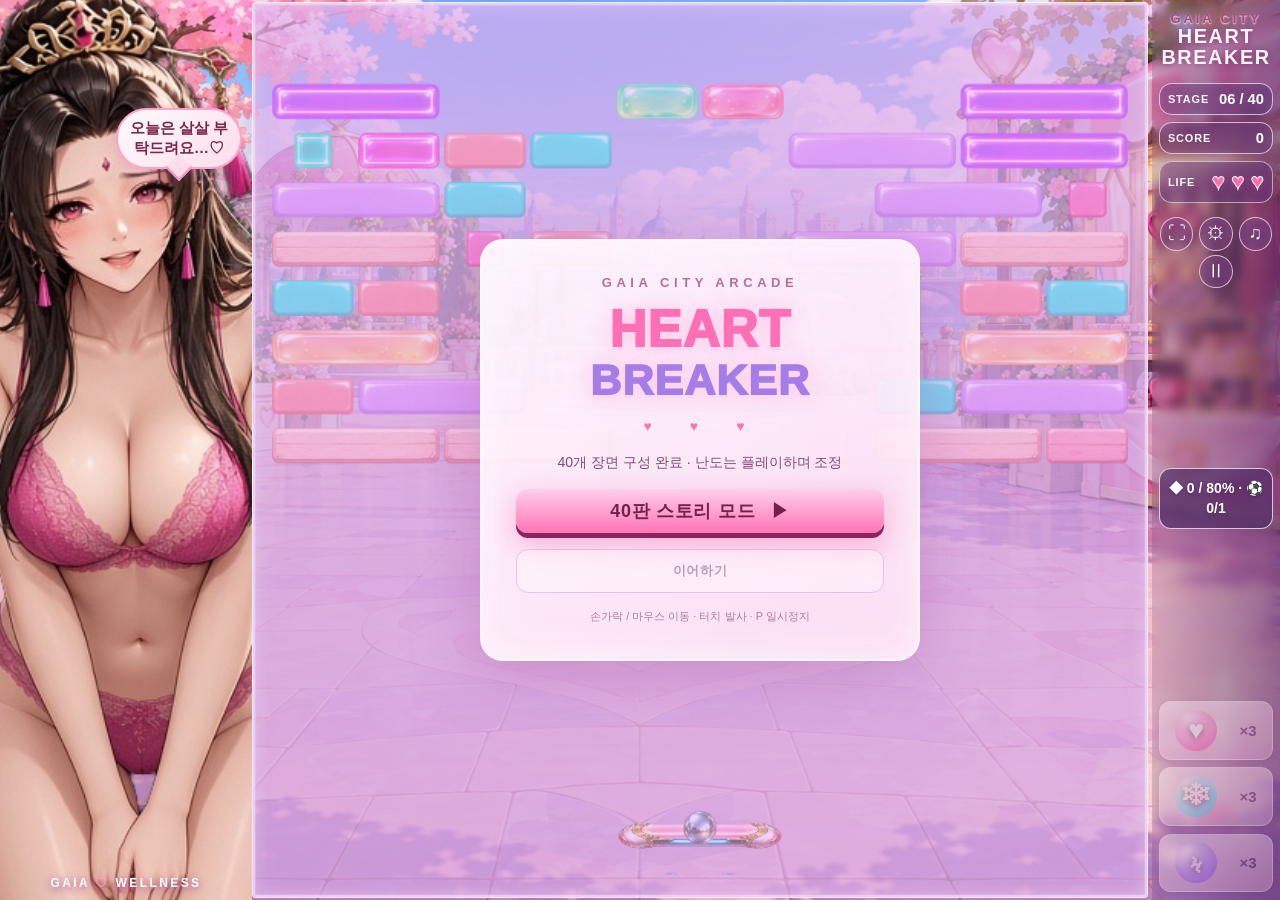
<file: index.html>
<!doctype html>
<html lang="ko">
<head>
  <meta charset="utf-8">
  <meta name="viewport" content="width=device-width,initial-scale=1,maximum-scale=1,viewport-fit=cover,user-scalable=no">
  <meta name="theme-color" content="#27172c">
  <title>GAIA CITY · HEART BREAKER</title>
  <link rel="stylesheet" href="css/style.css">
</head>
<body>
  <div class="scene-backdrop" id="sceneBackdrop"><div class="slide-layer" id="slideLayerA"></div><div class="slide-layer" id="slideLayerB"></div></div>
  <div class="app">
    <header class="topbar">
      <div class="brand"><span>GAIA CITY</span><strong>HEART BREAKER</strong></div>
      <div class="scoreboard">
        <div class="stat"><small>STAGE</small><b id="stageNumber">01 / 40</b></div>
        <div class="stat"><small>SCORE</small><b id="scoreNumber">0</b></div>
        <div class="stat hearts"><small>LIFE</small><b id="lifeNumber">♥ ♥ ♥</b></div>
      </div>
      <div class="top-actions">
        <button id="fullscreenButton" class="icon-button" aria-label="전체화면 전환" title="전체화면">⛶</button>
        <button id="settingsButton" class="icon-button" aria-label="게임 설정">⚙</button>
        <button id="soundButton" class="icon-button" aria-label="소리 전환">♫</button>
        <button id="pauseButton" class="icon-button" aria-label="일시정지">Ⅱ</button>
      </div>
    </header>
    <main class="play-layout">
      <aside class="character-panel">
        <div class="speech" id="reaction" aria-live="polite">오늘은 살살 부탁드려요…♡</div>
        <div class="event-dialogue hidden" id="eventDialogue" aria-live="polite"></div>
        <div class="hero-frame"><img id="heroImage" src="assets/characters/hero-idle.png" alt="가이아 시티 여성 캐릭터"></div>
        <div class="character-name">GAIA <span>♡</span> WELLNESS</div>
      </aside>
      <section class="board-shell" aria-label="블록격파 게임판">
        <div class="portrait-hud"><strong id="mobileLives">♥ ♥ ♥</strong><span id="mobileStage">STAGE 01</span><span id="mobileScore">SCORE 0</span></div>
        <div class="board-topline"><span id="locationName">핑크 마트</span><span id="comboText">READY</span></div>
        <div class="board-frame">
          <canvas id="gameCanvas" width="800" height="800" aria-label="터치 또는 마우스로 패들을 움직이는 블록격파 게임"></canvas>
          <div class="goal-status" id="goalStatus" aria-live="off"></div>
          <div class="board-screen" id="menuScreen">
            <div class="menu-card">
              <span class="eyebrow">GAIA CITY ARCADE</span>
              <div class="menu-logo">HEART<br><em>BREAKER</em></div>
              <div class="menu-divider">♥　♥　♥</div>
              <p>40개 장면 구성 완료 · 난도는 플레이하며 조정</p>
              <button id="fullTourButton" class="pink-button">40판 스토리 모드 <span>▶</span></button>
              <button id="startButton" class="ghost-button" hidden>대표 기믹 3종 시험 ▶</button>
              <div class="demo-picks" aria-label="대표 기믹 시범판" hidden>
                <button id="goalDemoButton" class="ghost-button">06 · 골대</button>
                <button id="revealDemoButton" class="ghost-button">11 · 숨은 반사</button>
                <button id="hopDemoButton" class="ghost-button">21 · 쪼그려 이동</button>
              </div>
              <button id="elasticDemoButton" class="ghost-button" hidden>숨은 대형 캐릭터 · 6판 시험</button>
              <button id="continueButton" class="ghost-button">이어하기</button>
              <div class="menu-tip">손가락 / 마우스 이동 · 터치 발사 · P 일시정지</div>
            </div>
          </div>
          <div class="board-screen hidden" id="messageScreen">
            <div class="menu-card result-card">
              <div id="resultIcon" class="result-icon">♥</div>
              <h2 id="resultTitle">STAGE CLEAR!</h2>
              <p id="resultDescription">다음 무대로 이동합니다.</p>
              <div class="result-score" id="resultScore">0</div>
              <button id="resultButton" class="pink-button">다음 스테이지 ▶</button>
              <button id="resultHome" class="ghost-button">메인으로</button>
            </div>
          </div>
          <div class="board-screen hidden" id="pauseScreen">
            <div class="menu-card pause-card">
              <h2>PAUSE</h2><p>잠깐 쉬어 가셔도 괜찮아요♡</p>
              <button id="resumeButton" class="pink-button">계속 플레이 ▶</button>
              <button id="pauseHome" class="ghost-button">메인으로</button>
            </div>
          </div>
          <div class="board-screen hidden" id="dialogueScreen">
            <div class="menu-card dialogue-card">
              <span class="eyebrow" id="dialogueStage">STAGE 01</span>
              <div class="dialogue-line male-line"><small>진행관</small><p id="dialogueMale"></p></div>
              <div class="dialogue-line female-line"><small>참가자</small><p id="dialogueFemale"></p></div>
              <button id="dialogueStart" class="pink-button">시작 ▶</button>
            </div>
          </div>
          <div class="board-screen hidden" id="settingsScreen">
            <div class="menu-card settings-card">
              <span class="eyebrow">GAIA CITY · OPTIONS</span>
              <h2>게임 설정</h2>
              <div class="settings-section">
                <label class="settings-label" for="musicSlider">♫ 배경음 <output id="musicValue">54%</output></label>
                <input id="musicSlider" type="range" min="0" max="100" value="54" step="1">
                <label class="settings-label" for="effectsSlider">♬ 효과음 <output id="effectsValue">100%</output></label>
                <input id="effectsSlider" type="range" min="0" max="100" value="100" step="1">
              </div>
              <div class="settings-section">
                <label class="settings-label settings-switch" for="vibrationToggle">⚡ 진동 사용 <input id="vibrationToggle" type="checkbox" checked></label>
                <button id="vibrationTest" class="ghost-button" type="button">진동 시험 · 펑!</button>
                <p id="vibrationStatus" class="settings-hint">패들 · 폭발 · 캐릭터 충돌 시 진동</p>
              </div>
              <div class="settings-section">
                <h3>배경 이미지 슬라이드쇼</h3>
                <div class="settings-actions">
                  <button id="backgroundFolderButton" class="ghost-button" type="button">📁 배경 폴더 선택</button>
                  <button id="backgroundFilesButton" class="ghost-button" type="button">▣ 사진 여러 장 선택</button>
                </div>
                <input id="backgroundFolderInput" type="file" accept="image/*" webkitdirectory directory multiple hidden>
                <input id="backgroundFilesInput" type="file" accept="image/*" multiple hidden>
                <label class="settings-label" for="slideSeconds">랜덤 전환 간격 <output id="slideSecondsValue">8초</output></label>
                <input id="slideSeconds" type="range" min="4" max="20" value="8" step="1">
                <button id="backgroundDefaultButton" class="ghost-button" type="button">기본 게임 배경으로</button>
                <p id="backgroundStatus" class="settings-hint">기본 게임 배경 사용 중 · 이미지는 기기에만 있습니다.</p>
                <p class="settings-hint">전체 화면에 빈틈 없이 채웁니다. 재실행 시 폴더 재선택이 필요할 수 있습니다.</p>
              </div>
              <div class="settings-section">
                <h3>대사 모드</h3>
                <div class="settings-actions">
                  <button id="normalMode" class="choice-button" aria-pressed="true">NORMAL</button>
                  <button id="hardcoreMode" class="choice-button" aria-pressed="false">EX-HARDCORE</button>
                </div>
              </div>
              <button id="settingsClose" class="pink-button">돌아가기 ▶</button>
            </div>
          </div>
          <div class="launch-hint" id="launchHint">화면을 터치하면 공이 출발합니다　↑</div>
        </div>
        <div class="board-footer"><div id="activePowers">● 기본 패들</div><div id="bestScore">BEST 0</div></div>
        <div class="pocketbar" id="pocketbar">
          <button class="pocket heart-pocket" id="heartPocket" aria-label="하트 회복 사용"><span class="orb">♥</span><small id="heartCount">×3</small></button>
          <button class="pocket ice-pocket" id="icePocket" aria-label="얼음 감속 사용"><span class="orb">❄</span><small id="iceCount">×3</small></button>
          <button class="pocket bolt-pocket" id="boltPocket" aria-label="전기 강화 사용"><span class="orb">ϟ</span><small id="boltCount">×3</small></button>
        </div>
      </section>
    </main>
  </div>
  <script src="js/config-inline.js"></script>
  <script src="js/stages40.js"></script>
  <script src="js/dialogues-data.js"></script>
  <script src="js/gaia-sound.js"></script>
  <script src="js/engine.js"></script>
  <script src="js/sprite-atlas.js"></script>
  <script src="js/block-sprites.js"></script>
  <script src="js/renderer.js"></script>
  <script src="js/elastic-hazards.js"></script>
  <script src="js/gaia-options.js"></script>
  <script src="js/main.js"></script>
</body>
</html>
</file>
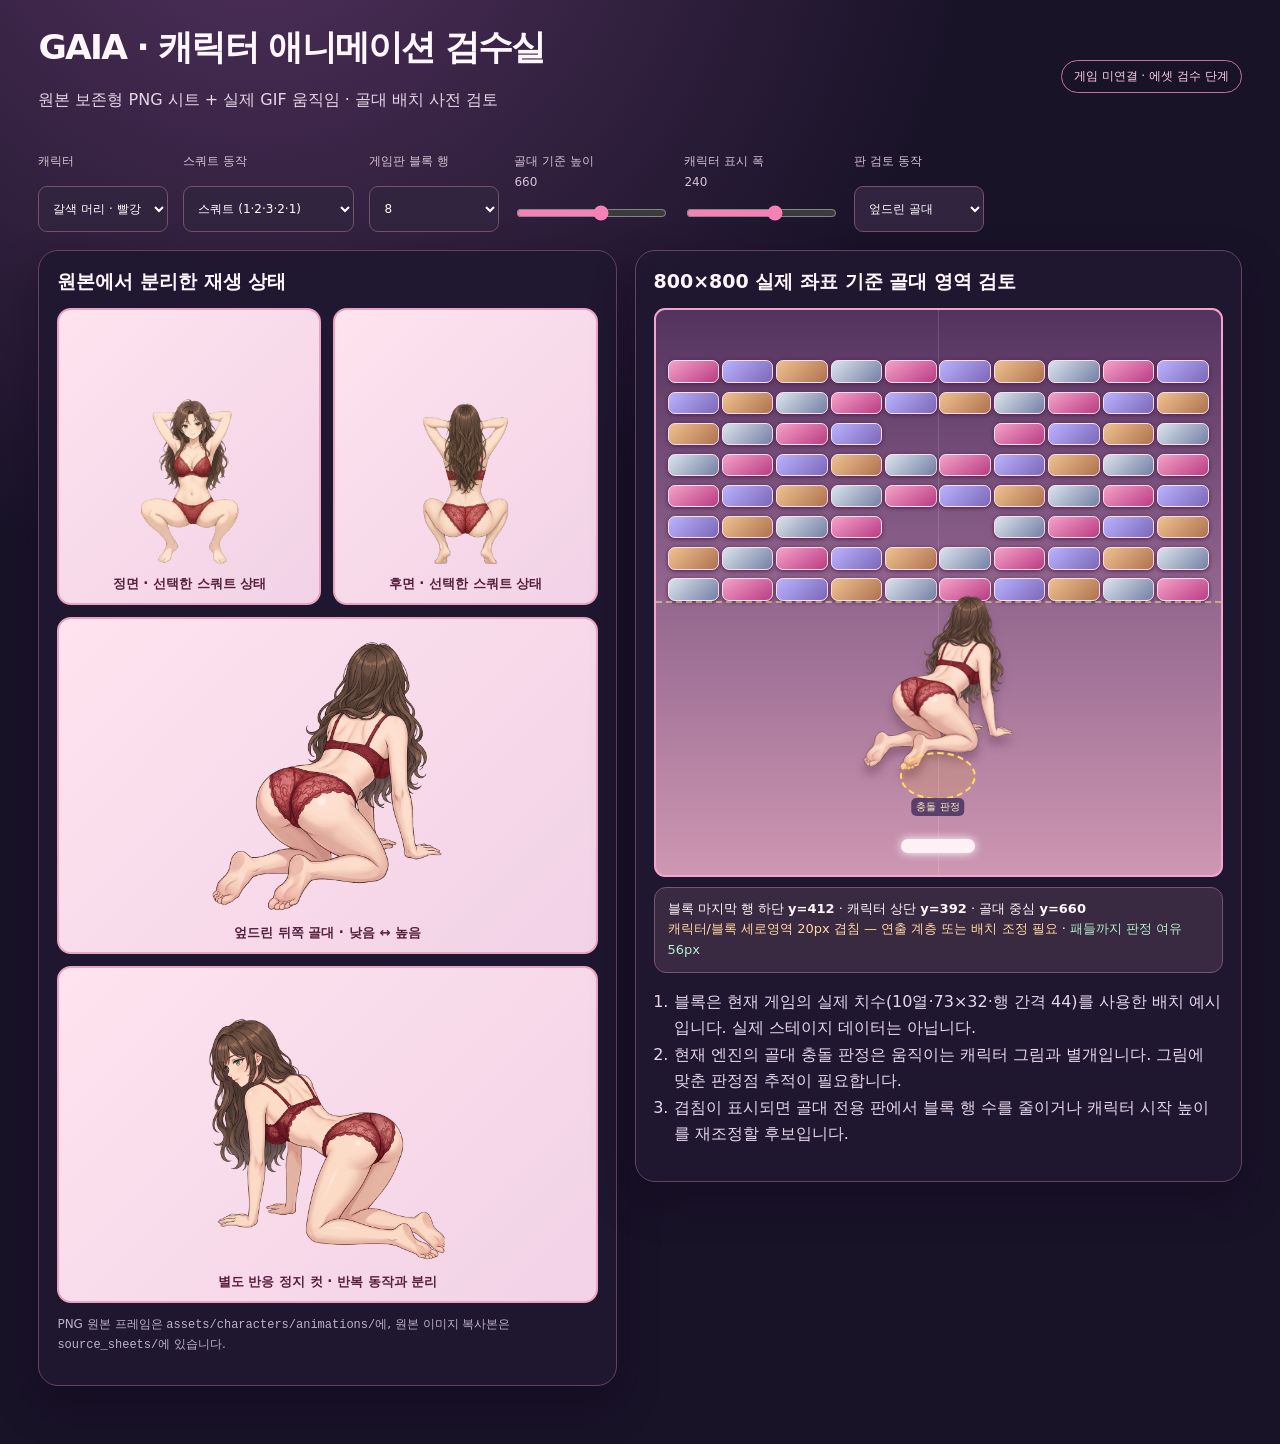
<file: animation_preview.html>
<!doctype html>
<html lang="ko">
<head>
  <meta charset="utf-8">
  <meta name="viewport" content="width=device-width, initial-scale=1">
  <title>GAIA · 캐릭터 애니메이션 검수실</title>
  <style>
    :root{font-family:system-ui,-apple-system,"Noto Sans KR",sans-serif;color:#fff7fc;background:#191328}
    *{box-sizing:border-box}body{margin:0;padding:25px max(15px,3vw) 60px;background:radial-gradient(circle at 20% -10%,#52315d 0,transparent 38%),#191328}
    h1{margin:0;font-size:clamp(21px,2.7vw,36px);letter-spacing:-.05em}h2{font-size:19px;margin:0 0 13px}p{line-height:1.6;color:#e5d7e9}
    .top{display:flex;gap:10px;justify-content:space-between;align-items:center;flex-wrap:wrap;margin-bottom:24px}.tag{border:1px solid #bf7797;color:#ffd0e5;padding:7px 12px;border-radius:99px;font-size:12px}
    .controls{display:flex;flex-wrap:wrap;gap:10px 15px;margin-bottom:18px}.controls label{display:grid;gap:5px;font-size:12px;color:#d6c0d3}
    select,input{font:inherit;accent-color:#f582b6;background:#30243e;color:#fff;border:1px solid #74526c;border-radius:9px;padding:8px 10px;min-width:130px}
    .columns{display:grid;grid-template-columns:minmax(320px,1fr) minmax(340px,1.05fr);gap:18px;align-items:start}
    .panel{border:1px solid #61455f;background:rgba(32,23,48,.93);border-radius:20px;padding:18px;box-shadow:0 18px 40px #10071c70}
    .gallery{display:grid;grid-template-columns:repeat(2,minmax(0,1fr));gap:12px}.tile{background:linear-gradient(135deg,#ffe3ee,#f1d2e7);border:2px solid #eaa4bf;border-radius:14px;min-width:0;padding:10px;overflow:hidden}
    .tile img{width:100%;height:250px;object-fit:contain;display:block}.tile small{display:block;text-align:center;font-weight:750;color:#57203e;margin-top:5px}
    .tile[hidden]{display:none}.wide{grid-column:1/-1}.wide img{height:290px}
    .stage-frame{width:100%;max-width:800px;margin:auto;aspect-ratio:1;position:relative;background:linear-gradient(180deg,#53335e,#8e638c 47%,#ce97b2);border:2px solid #f5a4cc;border-radius:11px;overflow:hidden}
    .stage-frame:before{content:"";position:absolute;inset:0;background:linear-gradient(90deg,transparent 49.92%,#ffffff22 50%,transparent 50.08%);pointer-events:none}
    .brick{position:absolute;border:1px solid #fce0ef;border-radius:7px;background:linear-gradient(145deg,#f5a2c7,#ba3c85);box-shadow:0 1px 4px #521e4b}
    .brick.jelly{background:linear-gradient(135deg,#b9b3ff,#7c67b9)}.brick.wood{background:linear-gradient(135deg,#efc28f,#af724f)}.brick.metal{background:linear-gradient(135deg,#dae4ed,#7480a4)}
    .block-line{position:absolute;left:0;right:0;border-bottom:2px dashed #f2ef8080;pointer-events:none}
    #stageActor{position:absolute;object-fit:contain;transform:translateX(-50%);transition:width .12s,left .12s,top .12s;filter:drop-shadow(0 8px 4px #4c213b50)}
    #hitBox{position:absolute;border:2px dashed #ffdf61;background:#ffb30020;border-radius:50%;transform:translate(-50%,-50%);width:13.5%;height:8.5%}
    #hitBox:after{content:"충돌 판정";position:absolute;top:100%;left:50%;transform:translateX(-50%);white-space:nowrap;font-size:10px;color:#fff3bd;background:#4d3563e0;padding:2px 5px;border-radius:5px}
    .paddle{position:absolute;width:13%;height:2.5%;background:#fff0f6;left:43.5%;top:93.75%;border-radius:8px;box-shadow:0 0 10px #fff}
    .info{font-size:13px;background:#392941;border:1px solid #76556d;padding:11px 13px;border-radius:12px;margin-top:10px;line-height:1.6}
    .warn{color:#ffd8a2}.good{color:#b1efcf}.mini{font-size:12px;color:#bdb1d0}.notes{padding-left:20px;line-height:1.65;color:#e5d7e9}
    @media(max-width:990px){.columns{grid-template-columns:1fr}.tile img{height:220px}}@media(max-width:480px){.gallery{grid-template-columns:1fr}.tile img{height:210px}.tile.wide{grid-column:auto}}
  </style>
</head>
<body>
  <div class="top"><div><h1>GAIA · 캐릭터 애니메이션 검수실</h1><p>원본 보존형 PNG 시트 + 실제 GIF 움직임 · 골대 배치 사전 검토</p></div><span class="tag">게임 미연결 · 에셋 검수 단계</span></div>
  <div class="controls">
    <label>캐릭터<select id="who"><option value="brown">갈색 머리 · 빨강</option><option value="choseon">초선 · 분홍</option></select></label>
    <label>스쿼트 동작<select id="motion"><option value="squat">스쿼트 (1·2·3·2·1)</option><option value="squat-jump">쪼그려 뛰기 (도약 포함)</option></select></label>
    <label>게임판 블록 행<select id="rows"><option>7</option><option selected>8</option><option>9</option><option>10</option></select></label>
    <label>골대 기준 높이 <span id="heightText">660</span><input type="range" id="targetY" min="590" max="710" value="660" step="5"></label>
    <label>캐릭터 표시 폭 <span id="sizeText">240</span><input type="range" id="size" min="110" max="320" value="240" step="10"></label>
    <label>판 검토 동작<select id="gameMotion"><option value="goal">엎드린 골대</option><option value="back">후면 스쿼트</option><option value="front">정면 스쿼트</option></select></label>
  </div>
  <main class="columns">
    <section class="panel"><h2>원본에서 분리한 재생 상태</h2><div class="gallery">
      <div class="tile"><img id="frontGif" alt="정면 스쿼트 애니메이션"><small>정면 · 선택한 스쿼트 상태</small></div>
      <div class="tile"><img id="backGif" alt="후면 스쿼트 애니메이션"><small>후면 · 선택한 스쿼트 상태</small></div>
      <div class="tile wide"><img id="goalGif" alt="엎드린 골대 움직임"><small>엎드린 뒤쪽 골대 · 낮음 ↔ 높음</small></div>
      <div class="tile wide"><img id="reaction" alt="뒤돌아보는 반응 컷"><small>별도 반응 정지 컷 · 반복 동작과 분리</small></div>
    </div><p class="mini">PNG 원본 프레임은 <code>assets/characters/animations/</code>에, 원본 이미지 복사본은 <code>source_sheets/</code>에 있습니다.</p></section>
    <section class="panel"><h2>800×800 실제 좌표 기준 골대 영역 검토</h2>
      <div class="stage-frame" id="stage"><div id="bricks"></div><div id="blockLine" class="block-line"></div><img id="stageActor" alt="가상의 게임판 캐릭터"><div id="hitBox"></div><div class="paddle"></div></div>
      <div class="info" id="stageStatus"></div>
      <ol class="notes"><li>블록은 현재 게임의 실제 치수(10열·73×32·행 간격 44)를 사용한 배치 예시입니다. 실제 스테이지 데이터는 아닙니다.</li><li>현재 엔진의 골대 충돌 판정은 움직이는 캐릭터 그림과 별개입니다. 그림에 맞춘 판정점 추적이 필요합니다.</li><li>겹침이 표시되면 골대 전용 판에서 블록 행 수를 줄이거나 캐릭터 시작 높이를 재조정할 후보입니다.</li></ol>
    </section>
  </main>
<script>
  const $ = id => document.getElementById(id);
  const base='assets/characters/animations/';
  const sizeOf={front:448/768,back:448/768,goal:832/928};
  function update(){
    const who=$('who').value, motion=$('motion').value, rows=Number($('rows').value),targetY=Number($('targetY').value),width=Number($('size').value),kind=$('gameMotion').value;
    $('heightText').textContent=targetY;$('sizeText').textContent=width;
    $('frontGif').src=`${base}${who}/front/${motion}.gif`;
    $('backGif').src=`${base}${who}/back/${motion}.gif`;
    $('goalGif').src=`${base}${who}/goal/goal-rock.gif`;
    $('reaction').src=`${base}${who}/goal/look-back.png`;
    const img=kind==='goal'?`${base}${who}/goal/goal-rock.gif`:`${base}${who}/${kind}/${motion}.gif`;
    const charHeight=width/sizeOf[kind],top=targetY-charHeight;
    const actor=$('stageActor');actor.src=img;actor.style.left='50%';actor.style.top=(top/800*100)+'%';actor.style.width=(width/800*100)+'%';
    const hit=$('hitBox');hit.style.left='50%';hit.style.top=(targetY/800*100)+'%';
    const bricks=$('bricks');bricks.replaceChildren();
    for(let r=0;r<rows;r++) for(let c=0;c<10;c++) {
      if((r===2||r===5)&&(c===4||c===5))continue;
      const block=document.createElement('div');block.className='brick '+(['','jelly','wood','metal'][(c+r)%4]);
      block.style.left=(17+c*77)/800*100+'%';block.style.top=(72+r*44)/800*100+'%';block.style.width=73/800*100+'%';block.style.height=32/800*100+'%';bricks.append(block);
    }
    const blockBottom=72+(rows-1)*44+32;
    $('blockLine').style.top=blockBottom/800*100+'%';
    const overlap=Math.max(0,Math.round(blockBottom-top));
    const paddleGap=750-(targetY+34);
    $('stageStatus').innerHTML=`블록 마지막 행 하단 <b>y=${blockBottom}</b> · 캐릭터 상단 <b>y=${Math.round(top)}</b> · 골대 중심 <b>y=${targetY}</b><br><span class="${overlap?'warn':'good'}">${overlap?`캐릭터/블록 세로영역 ${overlap}px 겹침 — 연출 계층 또는 배치 조정 필요`:'캐릭터와 블록 세로영역 분리됨'}</span> · <span class="${paddleGap<0?'warn':'good'}">패들까지 판정 여유 ${paddleGap}px</span>`;
  }
  for(const id of ['who','motion','rows','targetY','size','gameMotion']) $(id).addEventListener('input',update);
  update();
</script>
</body>
</html>
</file>
<file: css/style.css>
* { box-sizing:border-box; }
html,body { margin:0; width:100%; height:100%; overflow:hidden; }
body { background:#f4b8d9; color:#fff; font-family:'Malgun Gothic','Apple SD Gothic Neo',Arial,sans-serif; user-select:none; -webkit-user-select:none; }
.scene-backdrop { position:fixed; inset:0; z-index:-2; background-image:url('../assets/backgrounds/stage1.png'); background-size:cover; background-position:center; }
.app { height:100dvh; max-width:1660px; margin:auto; display:flex; flex-direction:column; }
.topbar { position:absolute; top:8px; left:0; right:0; z-index:4; height:0; display:flex; align-items:center; justify-content:flex-end; padding:0 14px; background:none; border:0; }
.brand,.scoreboard { display:none; }
.brand { display:flex; flex-direction:column; line-height:1.08; letter-spacing:.1em; white-space:nowrap; }
.brand span { font-size:9px; color:#b24085; font-weight:800; letter-spacing:.22em; text-shadow:0 1px 2px #fff; }
.brand strong { font-size:clamp(11px,1.4vw,17px); color:#fff5fc; text-shadow:0 1px 6px #7d3574; }
.scoreboard { flex:1; display:flex; align-items:center; justify-content:flex-end; gap:10px; }
.stat { display:flex; flex-direction:row; align-items:center; justify-content:center; gap:8px; min-width:92px; text-align:center; padding:6px 12px; border:1px solid #ffffffa6; border-radius:22px; background:#78458067; backdrop-filter:blur(5px); box-shadow:0 2px 8px #713a8744; }
.stat small { font-size:10px; letter-spacing:.08em; color:#fff7ff; font-weight:800; }
.stat b { font-size:clamp(13px,1.3vw,17px); font-variant-numeric:tabular-nums; color:#fff; }
.stat.hearts { position:absolute; left:32%; background:none; border:none; box-shadow:none; }
.stat.hearts small { display:none; }
.stat.hearts b { color:#ff6cae; white-space:nowrap; font-size:29px; letter-spacing:3px; -webkit-text-stroke:1px white; text-shadow:0 3px 7px #c53d8c99,0 -1px 2px #fff; }
.top-actions { display:flex; gap:8px; }
.icon-button { width:35px; height:35px; border:1px solid #fff7ffaf; background:#91578d52; border-radius:50%; color:#fff; font-size:19px; cursor:pointer; touch-action:manipulation; backdrop-filter:blur(5px); text-shadow:0 1px 4px #723d7a; }
.icon-button:active { background:#fba5ce88; }
.play-layout { flex:1; min-height:0; display:flex; position:relative; justify-content:center; align-items:center; padding:8px 0; }
.character-panel { height:100%; width:clamp(260px,30vw,500px); flex:none; display:flex; flex-direction:column; align-items:center; justify-content:flex-end; position:absolute; left:0; top:0; bottom:0; min-height:0; }
.hero-frame { height:100%; width:100%; position:relative; display:block; overflow:hidden; }
.hero-frame img { position:absolute; top:-3%; left:50%; display:block; height:187%; width:auto; max-width:none; max-height:none; object-fit:contain; transform:translateX(-50%); transform-origin:center top; }
.hero-frame img.bounce { animation:bounce .44s ease-out; }
.hero-frame img.hit { animation:hit .45s ease; }
.speech { position:absolute; top:19%; right:-6%; min-height:58px; width:min(44%,170px); display:flex; align-items:center; justify-content:center; text-align:center; padding:10px 14px; border-radius:35px; background:linear-gradient(140deg,#fffafd,#fdddeb); border:2px solid #ff92becd; color:#7b2549; font-size:clamp(11px,1vw,14px); font-weight:800; box-shadow:0 7px 20px #c36ca355; z-index:2; line-height:1.35; }
.speech::after { content:''; position:absolute; left:50%; bottom:-10px; width:17px; height:17px; transform:translateX(-50%) rotate(45deg); background:#fdddeb; border-right:2px solid #ff92be; border-bottom:2px solid #ff92be; }
.event-dialogue { position:absolute; bottom:10%; left:5%; width:90%; max-height:27%; overflow:auto; z-index:3;
  padding:12px 14px; border:2px solid #ff9dd6; border-radius:15px;
  color:#742c5b; background:#fff7ffe9; box-shadow:0 5px 19px #764a8650;
  font-size:clamp(11px,1.05vw,16px); font-weight:800; line-height:1.44; }
.event-dialogue.hidden { display:none; }
.character-name { position:absolute;bottom:2px;height:20px;text-align:center;letter-spacing:.2em;font-weight:900;font-size:12px;text-shadow:0 2px 9px #9a3b91; }
.character-name span { color:#ff9bbf; }
.board-shell { position:relative; z-index:1; margin:0 auto; transform:translateX(min(11vw,170px)); width:min(calc(100dvh - 18px),calc(100vw - clamp(260px,30vw,500px) - 24px),960px); max-height:100%; min-width:0; display:flex; flex-direction:column; }
.board-topline,.board-footer { display:none; }
.portrait-hud { position:absolute; top:8px; left:12px; right:12px; display:flex; align-items:center; justify-content:flex-end; gap:9px; z-index:2; pointer-events:none; font-size:clamp(11px,1vw,16px); font-weight:900; text-shadow:0 2px 6px #7a3e70; }
.portrait-hud strong { margin-right:auto; font-size:clamp(22px,2.5vw,31px); letter-spacing:3px; color:#ff6baa; -webkit-text-stroke:1px #fff6ff; text-shadow:0 2px 6px #b54998; white-space:nowrap; }
.portrait-hud span { color:#fffafc; border:1px solid #fff6ffc9; padding:6px 13px; border-radius:22px; background:#69467678; white-space:nowrap; }
.board-topline span:last-child { color:#ffd3a4; }
.board-frame { position:relative; width:100%; aspect-ratio:1; background:rgba(139,101,180,.09); overflow:hidden; border:1px solid #fffbffdd; box-shadow:0 8px 32px #a4519722,inset 0 0 24px #ffffff4d; border-radius:5px; }
.board-frame::after { content:''; position:absolute; inset:0; pointer-events:none; border-radius:5px; box-shadow:inset 0 0 16px #fff9ff68; }
.board-frame canvas { position:absolute; inset:0; width:100%; height:100%; display:block; touch-action:none; cursor:none; }
.goal-status { position:absolute; bottom:7px; left:50%; transform:translateX(-50%); z-index:2;
  max-width:96%; padding:5px 12px; border:1px solid #fff6ffc2; border-radius:20px;
  color:#fff; background:#4d2a66ac; font-weight:900; font-size:clamp(9px,1.2vw,13px);
  white-space:nowrap; overflow:hidden; text-overflow:ellipsis; pointer-events:none;
  text-shadow:0 1px 3px #522a63; font-variant-numeric:tabular-nums; }
.board-footer { color:#ffe4f3; }
.pocketbar { display:none; }
#bestScore { color:#facc7f; }
.board-screen { position:absolute; inset:0; z-index:5; background:#e9b9f38c; display:grid; place-items:center; padding:4%; }
.board-screen.hidden { display:none; }
.board-screen#settingsScreen { z-index:9; }
.board-screen#dialogueScreen { z-index:7; }
.dialogue-card { width:min(93%,530px); max-height:94%; overflow-y:auto; gap:11px; text-align:left; }
.dialogue-card .eyebrow { align-self:center; }
.dialogue-line { width:100%; padding:10px 14px; background:#fff7ff; border-radius:14px; border:1px solid #efbfdc; }
.dialogue-line small { color:#915b88; font-weight:900; letter-spacing:.1em; }
.dialogue-line p { margin-top:5px; color:#65305b; font-weight:700; line-height:1.52; text-align:left; }
.dialogue-line.male-line { background:#f0e1f6; }
.dialogue-line.female-line { background:#ffe4f1; }
.settings-card h2 { margin:3px 0; color:#b04e92; }
.choice-button { border:2px solid #e4afd0; border-radius:14px; width:100%; padding:14px; font-size:17px;
  font-weight:900; color:#794d78; background:#fff9ff; cursor:pointer; }
.choice-button[aria-pressed="true"] { border-color:#f75fae; background:#ffafd5; color:#632746; box-shadow:0 0 0 2px #fff inset; }
.menu-card { width:min(88%,440px); max-height:96%; padding:clamp(18px,3vw,34px); border-radius:23px; border:2px solid #fffafce8; background:linear-gradient(145deg,#fff9ffec,#ffe2f4e9); text-align:center; box-shadow:0 12px 70px #9b4c9955,inset 0 0 40px #ffffff91; display:flex; flex-direction:column; align-items:center; gap:clamp(7px,1.6vw,16px); }
.eyebrow { color:#b96d97; font-weight:800; letter-spacing:.35em; font-size:clamp(10px,1.2vw,13px); }
.menu-logo { font-size:clamp(28px,4vw,56px); font-weight:1000; line-height:.94; color:#ff6fb5; text-shadow:0 3px 0 #fdd6f2,0 0 24px #ffbde1; letter-spacing:.02em; }
.menu-logo em { font-size:.84em; font-style:normal; color:#a57de8; }
.menu-divider { color:#f578ac; letter-spacing:12px; font-size:14px; }
.menu-card p { font-size:clamp(11px,1.1vw,15px); color:#804d7b; margin:0; line-height:1.5; }
.pink-button,.ghost-button { border:0; min-height:44px; padding:10px 24px; border-radius:12px; cursor:pointer; font-weight:900; font-family:inherit; letter-spacing:.04em; max-width:100%; touch-action:manipulation; }
.demo-picks { width:100%; display:grid; grid-template-columns:repeat(3,minmax(0,1fr)); gap:6px; }
.demo-picks .ghost-button { min-height:48px; padding:7px 3px; white-space:normal; font-size:clamp(10px,1vw,13px); line-height:1.25; }
.pink-button { width:100%; background:linear-gradient(180deg,#ffd0eb,#ff74b6); box-shadow:0 5px 0 #8b245f,0 10px 30px #ef4e9b66; color:#722149; font-size:clamp(14px,1.4vw,18px); }
.pink-button span { margin-left:10px; }
.pink-button:active { transform:translateY(3px); box-shadow:0 2px 0 #8b245f; }
.ghost-button { background:#ffffffa8; border:1px solid #dc9bd9; color:#86547f; font-size:13px; width:100%; }
.ghost-button[hidden] { display:none; }
.menu-tip { font-size:11px; color:#ac7d9e; line-height:1.4; }
.result-icon { font-size:42px; color:#ffbddb; text-shadow:0 0 28px #ff70bc; }
.result-card h2,.pause-card h2 { margin:0; color:#a44f97; font-size:clamp(25px,3vw,40px); }
.result-card { overflow-y:auto; }
.result-card p { white-space:pre-line; }
.result-score { font-size:clamp(22px,3vw,32px); font-weight:900; color:#bf66a6; }
.launch-hint { position:absolute; bottom:6.5%; left:50%; transform:translateX(-50%); white-space:nowrap; background:#28132da8; color:#ffe5f3; border:1px solid #ffc2df75; border-radius:30px; padding:7px 15px; font-size:11px; font-weight:800; pointer-events:none; transition:opacity .2s; opacity:0; }
.launch-hint.show { opacity:1; }
@keyframes bounce { 0%,100%{transform:translateX(-50%) translateY(0)} 45%{transform:translateX(-50%) translateY(-13px)} }
@keyframes hit { 0%,100%{transform:translateX(-50%)} 33%{transform:translateX(calc(-50% - 7px))} 66%{transform:translateX(calc(-50% + 6px))} }
@media (max-aspect-ratio:1/1) {
  .topbar { padding:0 9px; }
  .top-actions { gap:5px; } .icon-button { width:30px; height:30px; font-size:16px; }
  .play-layout { flex-direction:column; gap:0; padding:2px 0; justify-content:center; }
  .character-panel { order:0; position:relative; left:auto; top:auto; bottom:auto; width:100%; height:min(28dvh,310px); flex:none; min-height:125px; max-height:none; overflow:visible; }
  .hero-frame { position:absolute; right:4%; bottom:0; height:100%; width:64%; overflow:hidden; }
  .hero-frame img { top:-4%; left:50%; height:238%; max-width:none; }
  .speech { position:absolute; top:35%; left:5%; right:auto; width:39%; min-height:52px; font-size:clamp(11px,2.6vw,15px); padding:9px 11px; }
  .speech::after { top:34%; bottom:auto; left:auto; right:-10px; transform:rotate(-45deg); }
  .event-dialogue { bottom:1%; width:48%; left:1%; max-height:85%; font-size:clamp(11px,2.5vw,14px); padding:9px; }
  .character-name { display:none; }
  .board-shell { order:1; transform:none; width:min(96vw,calc(100dvh - min(28dvh,310px) - 118px),790px); max-width:100%; flex:none; }
  .portrait-hud { top:5px; left:10px; right:10px; gap:5px; font-size:clamp(10px,2.4vw,14px); }
  .portrait-hud strong { font-size:clamp(18px,4vw,28px); letter-spacing:0; }
  .portrait-hud span { border:0; padding:4px 6px; background:#75486e44; }
  .board-frame { border-radius:4px; }
  .pocketbar { display:flex; justify-content:center; gap:clamp(10px,5vw,32px); align-items:center; height:72px; min-height:72px; }
  .pocket { height:62px; width:clamp(70px,18vw,100px); border:1px solid #fff6ffc7; border-radius:14px; background:linear-gradient(160deg,#ffe6fadd,#e6b0e8a8); box-shadow:0 3px 12px #a95fa455; display:flex; flex-direction:column; justify-content:center; align-items:center; gap:0; cursor:pointer; touch-action:manipulation; position:relative; }
  .pocket .orb { width:40px; height:40px; line-height:40px; text-align:center; border-radius:50%; color:white; font-size:24px; font-weight:900; text-shadow:0 2px 7px #7c367a; box-shadow:inset 0 2px 6px #fff8,0 2px 9px #ac6bac; background:radial-gradient(circle at 30% 20%,#fff7ff,#ff65be 75%); }
  .ice-pocket .orb { background:radial-gradient(circle at 30% 20%,#ffffff,#5fe8ff 75%); }
  .bolt-pocket .orb { background:radial-gradient(circle at 30% 20%,#ffffff,#b279ff 75%); }
  .pocket small { position:absolute; right:6px; bottom:3px; color:#7d3f78; font-size:11px; font-weight:900; }
  .pocket[disabled] { opacity:.42; cursor:default; }
  .menu-card { padding:18px; gap:9px; } .menu-logo { font-size:clamp(29px,8vw,50px); }
}
@media (max-height:620px) and (min-aspect-ratio:1/1) {
  .board-shell { width:min(calc(100dvh - 12px),calc(100vw - 230px),790px); }
  .character-panel { width:clamp(160px,26vw,340px); }
  .hero-frame img { height:186%; }
}


/* 2026-11-01: A DISTINCT LANDSCAPE LAYOUT, not a compressed portrait UI.
   Desktop/tablet landscape: compact left control rail, nearly full-height
   square playfield, thigh-length character art on the left. */
@media (orientation:landscape) and (min-aspect-ratio:1/1) {
  .app {
    --land-rail:clamp(104px,10vw,160px);
    /* The square board gets landscape height first; portrait gets the rest. */
    --land-portrait:clamp(200px,calc(100dvw - var(--land-rail) - 100dvh),550px);
    width:100dvw;
    height:100dvh;
    max-width:none;
    margin:0;
    display:grid;
    grid-template-columns:minmax(0,1fr) var(--land-rail);
    grid-template-rows:minmax(0,1fr);
    overflow:hidden;
  }
  .topbar {
    position:relative;
    top:auto;right:auto;left:auto;
    grid-column:2;grid-row:1;
    /* Keep rail buttons and goals from the board layer above this backdrop. */
    z-index:0;
    height:100%;width:100%;min-width:0;
    display:flex;flex-direction:column;
    align-items:stretch;justify-content:flex-start;
    gap:clamp(8px,1.6dvh,17px);
    padding:clamp(9px,1.3dvh,16px) 7px max(6px,env(safe-area-inset-bottom));
    background:linear-gradient(270deg,rgba(85,37,102,.62),rgba(88,37,102,.22));
    backdrop-filter:blur(6px);
  }
  .brand { display:flex; flex:none; text-align:center; align-items:center; white-space:normal; }
  .brand span {font-size:clamp(9px,1.15vw,13px)}
  .brand strong {font-size:clamp(12px,1.55vw,20px)}
  .scoreboard { display:flex; flex:none; flex-direction:column; gap:7px; align-items:stretch; justify-content:flex-start; }
  .stat { position:relative;left:auto;min-width:0; width:100%; justify-content:space-between;
    border-radius:13px; padding:7px 8px; flex-wrap:wrap; gap:3px; }
  .stat small {font-size:clamp(9px,.85vw,12px)}
  .stat b {font-size:clamp(12px,1.15vw,19px)}
  .stat.hearts {position:relative;left:auto;top:auto;min-width:0;
    background:rgba(120,69,128,.38);border:1px solid #ffffff88;box-shadow:none;}
  .stat.hearts small {display:block}
  .stat.hearts b {font-size:clamp(14px,1.75vw,23px);letter-spacing:0;
    text-shadow:0 2px 7px #a73d82a2;white-space:normal;}
  .top-actions {display:flex;justify-content:space-around;align-items:center;flex-wrap:wrap;gap:4px;}
  .icon-button {width:clamp(28px,2.6vw,37px);height:clamp(28px,2.6vw,37px);font-size:18px;}
  .play-layout {
    grid-column:1;grid-row:1;
    display:grid;
    grid-template-columns:var(--land-portrait) minmax(0,1fr);
    grid-template-rows:minmax(0,1fr);
    width:100%;height:100%;min-width:0;min-height:0;
    margin:0;padding:0 2px 0 0;gap:0;
    align-items:center;justify-content:stretch;overflow:hidden;
  }
  .board-shell {
    position:relative;grid-column:2;grid-row:1;justify-self:start;align-self:center;
    transform:none;margin:0;width:min(calc(100dvh - 4px),100%);
    max-width:none;max-height:100%;aspect-ratio:1;
    flex:none;min-width:0;padding:0;
  }
  .board-frame {width:100%;height:auto;aspect-ratio:1;border-radius:4px;}
  .portrait-hud {display:none;}
  .character-panel {
    grid-column:1;grid-row:1;justify-self:stretch;
    position:relative;inset:auto;
    width:100%;min-width:0;height:100%;min-height:0;
    overflow:hidden;z-index:2;
  }
  .hero-frame {height:100%;width:100%;position:relative;overflow:hidden;}
  .hero-frame img {top:-2%;left:50%;height:118%;width:auto;max-width:none;
    max-height:none;object-fit:contain;transform:translateX(-50%);}
  .speech {top:12%;right:4%;min-height:45px;width:min(50%,180px);
    font-size:clamp(11px,1.2vw,15px);padding:8px 11px;}
  .event-dialogue {left:3%;bottom:3%;width:94%;max-height:28%;
    font-size:clamp(11px,1.05vw,15px);}
  .character-name {bottom:5px;}
  .goal-status {
    position:fixed;transform:none;right:7px;left:auto;top:52dvh;bottom:auto;
    width:calc(var(--land-rail) - 14px);max-width:none;
    white-space:normal;overflow-wrap:anywhere;overflow:visible;
    border-radius:12px;padding:9px 7px;font-size:clamp(10px,1.1vw,14px);
    line-height:1.45;text-align:center;
  }
  .pocketbar {
    position:fixed;right:7px;left:auto;bottom:max(8px,env(safe-area-inset-bottom));
    z-index:5;display:flex;flex-direction:column;gap:clamp(4px,.85dvh,8px);
    width:calc(var(--land-rail) - 14px);height:auto;min-height:0;
    align-items:stretch;justify-content:flex-end;
  }
  .pocket {height:clamp(39px,6.5dvh,60px);width:100%;flex:none;display:flex;
    align-items:center;justify-content:space-around;gap:4px;position:relative;
    border:1px solid #fff6ffbc;border-radius:12px;
    background:linear-gradient(160deg,#fff0f9e6,#efb4dfb8);
    box-shadow:0 2px 7px #722a8466;cursor:pointer;touch-action:manipulation;}
  .pocket .orb {width:clamp(29px,4.6dvh,42px);height:clamp(29px,4.6dvh,42px);
    line-height:clamp(29px,4.6dvh,42px);text-align:center;border-radius:50%;
    color:#fff;font-size:clamp(19px,3.7dvh,27px);font-weight:900;
    text-shadow:0 2px 7px #7c367a;background:radial-gradient(circle at 30% 20%,#fff7ff,#ff65be 75%);}
  .ice-pocket .orb {background:radial-gradient(circle at 30% 20%,#fff,#5fe8ff 75%);}
  .bolt-pocket .orb {background:radial-gradient(circle at 30% 20%,#fff,#b279ff 75%);}
  .pocket small {color:#682c69;font-size:clamp(11px,1.2vw,15px);font-weight:900;}
  .pocket[disabled] {opacity:.46;cursor:default;}
  .board-topline,.board-footer {display:none;}
  .board-screen#dialogueScreen {
    position:fixed;top:0;bottom:0;left:var(--land-portrait);right:0;
    width:calc(100dvw - var(--land-portrait));height:100dvh;
    padding:clamp(8px,2.3vw,30px);
    z-index:8;
    background:linear-gradient(100deg,rgba(247,228,250,.98),rgba(247,225,245,.86));
    display:flex;align-items:center;justify-content:center;
  }
  .board-screen#dialogueScreen.hidden {display:none;}
  .dialogue-card {
    width:min(94%,680px);max-height:calc(100dvh - 22px);
    text-align:left;gap:clamp(6px,1.4dvh,12px);
    padding:clamp(13px,2.3dvh,28px);overflow-y:auto;
  }
  .dialogue-line {padding:clamp(8px,1.3dvh,15px) 14px;}
  .dialogue-line p {font-size:clamp(12px,1.3vw,17px);line-height:1.5;}
  .app:has(#dialogueScreen:not(.hidden)) {
    --land-portrait:clamp(280px,39vw,680px);
  }
  .app:has(#dialogueScreen:not(.hidden)) .topbar {visibility:hidden;}
  .app:has(#dialogueScreen:not(.hidden)) .speech,
  .app:has(#dialogueScreen:not(.hidden)) .event-dialogue {visibility:hidden;}
  .app:has(#dialogueScreen:not(.hidden)) .hero-frame img {height:121%;top:-1%;}
}
/* Particularly short landscape phones: prioritize the game board and rail taps. */
@media (orientation:landscape) and (max-height:440px) {
  .app {--land-rail:clamp(92px,12vw,126px);--land-portrait:clamp(140px,25vw,300px);}
  .topbar {gap:4px;padding:3px 5px;}
  .brand span {font-size:8px}.brand strong {font-size:11px}
  .stat {padding:3px 5px;gap:1px;}.stat small{font-size:8px}.stat b{font-size:11px}
  .stat.hearts b{font-size:14px}
  .top-actions {gap:2px}.icon-button {width:27px;height:27px;font-size:15px}
  .goal-status {top:56dvh;font-size:9px;padding:4px;}
  .pocket {height:32px}.pocket .orb{width:24px;height:24px;line-height:24px;font-size:18px}
  .pocketbar{gap:2px}.hero-frame img{height:118%;}
  .app:has(#dialogueScreen:not(.hidden)){--land-portrait:clamp(170px,38vw,390px)}
  .dialogue-card {padding:9px;gap:4px}.dialogue-line {padding:4px 8px}
}


/* GAIA 0.16: minimal story menu, independent audio/haptics, private slideshow */
.menu-card #startButton,.menu-card #elasticDemoButton,.menu-card .demo-picks {display:none!important;}
.menu-card #continueButton[hidden] {display:block!important;}
.menu-card #continueButton:disabled{opacity:.5;cursor:not-allowed;}
.scene-backdrop{isolation:isolate;}
.scene-backdrop .slide-layer{position:absolute;inset:0;background-position:center center;background-repeat:no-repeat;background-size:cover;opacity:0;transition:opacity .75s ease;will-change:opacity;}
.scene-backdrop .slide-layer.slide-active{opacity:1;}
.settings-card{width:min(94%,550px);max-height:92%;overflow-y:auto;overscroll-behavior:contain;gap:10px;text-align:left;}
.settings-card .eyebrow,.settings-card h2{align-self:center;}
.settings-section{width:100%;padding:10px 12px;border:1px solid #eebadd;border-radius:14px;background:#fffbffe6;color:#7a3f6e;display:flex;flex-direction:column;gap:7px;}
.settings-section h3{color:#9b5085;font-size:15px;margin:0 0 3px;}
.settings-label{display:flex;align-items:center;justify-content:space-between;gap:10px;font-weight:800;font-size:13px;color:#874273;}
.settings-label output{font-variant-numeric:tabular-nums;color:#b54895;}
.settings-section input[type=range]{width:100%;height:26px;accent-color:#ee68ad;cursor:pointer;touch-action:pan-x;}
.settings-switch input[type=checkbox]{height:22px;width:22px;accent-color:#ee68ad;cursor:pointer;}
.settings-section .ghost-button,.settings-section .choice-button{min-height:35px;padding:7px 10px;font-size:12px;}
.settings-section .choice-button{width:auto;flex:1;min-width:0;}
.settings-actions{display:flex;gap:7px;width:100%;}
.settings-actions button{min-width:0;flex:1;white-space:normal;}
.settings-hint{font-size:11px!important;line-height:1.4!important;color:#99738d!important;}
.settings-card #settingsClose{flex-shrink:0;align-self:stretch;}
@media (orientation:landscape) and (min-aspect-ratio:1/1){
 .app{grid-template-columns:minmax(0,1fr) var(--land-rail);}
 .topbar{grid-column:2;background:linear-gradient(270deg,rgba(85,37,102,.62),rgba(88,37,102,.22));}
 .play-layout{grid-column:1;grid-template-columns:var(--land-portrait) minmax(0,1fr);}
 .character-panel{grid-column:1;}
 .board-shell{grid-column:2;justify-self:start;}
 .goal-status{left:auto;right:7px;}
 .pocketbar{left:auto;right:7px;}
 .board-screen#dialogueScreen{left:var(--land-portrait);right:0;}
}
@media (orientation:landscape) and (max-height:480px){
 .settings-card{max-height:calc(100dvh - 14px);padding:9px;gap:6px;}
 .settings-section{padding:6px 9px;gap:4px;}
 .settings-section h3{font-size:12px;}
}
</file>
